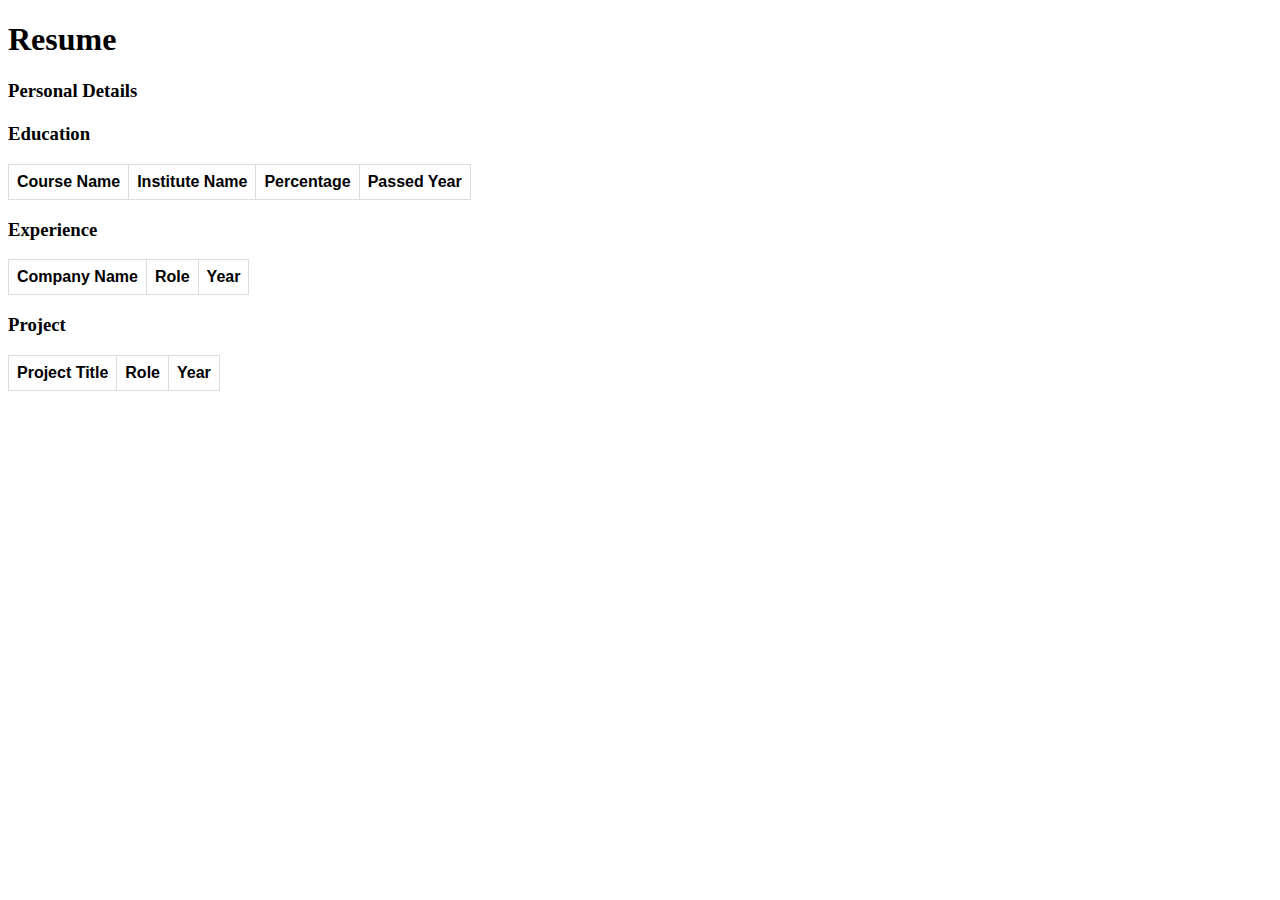
<file: viewPage.html>
<!DOCTYPE html>
<html lang="en">
<head>
    <meta charset="UTF-8">
    <meta name="viewport" content="width=device-width, initial-scale=1.0">
    <title>OutPut</title>
    <script src="resume.js" type="text/javascript"></script>
    <style>
        table {
          font-family: arial, sans-serif;
          border-collapse: collapse;
          /* width: 100%; */
        }
        
        td, th {
          border: 1px solid #dddddd;
          text-align: left;
          padding: 8px;
        }
        
        </style>
</head>
<body>
    <h1>Resume</h1>

    <h4 id="lists"></h4>
    <h4 id="age"></h4>
    <h4 id="email"></h4>
    <h4 id="contact"></h4>
    <h4 id="declaration"></h4>
    <h4 id="skills"></h4>
    <h4 id="language"></h4>
    <h4 id="hobbies"></h4>
    <h3>Personal Details</h3>
    <h4 id="f_name"></h4>
    <h4 id="m_name"></h4>
    <h3>Education</h3>
    <table border=1>
        <thead>
            <th>Course Name</th>
            <th>Institute Name</th>
            <th>Percentage</th>
            <th>Passed Year</th>
        </thead>
        <tbody id="table">

        </tbody>
    </table>

    <h3>Experience</h3>
    <table border="1">
        <thead>
            <th>Company Name</th>
            <th>Role</th>
            <th>Year</th>
        </thead>
        <tbody id="experience">

        </tbody>
    </table>

    <h3>Project</h3>
    <table border="1">
        <thead>
            <th>Project Title</th>
            <th>Role</th>
            <th>Year</th>
        </thead>
        <tbody id="project">

        </tbody>
    </table>
    

    
</body>

<script>
    view()
</script>
</html>
</file>
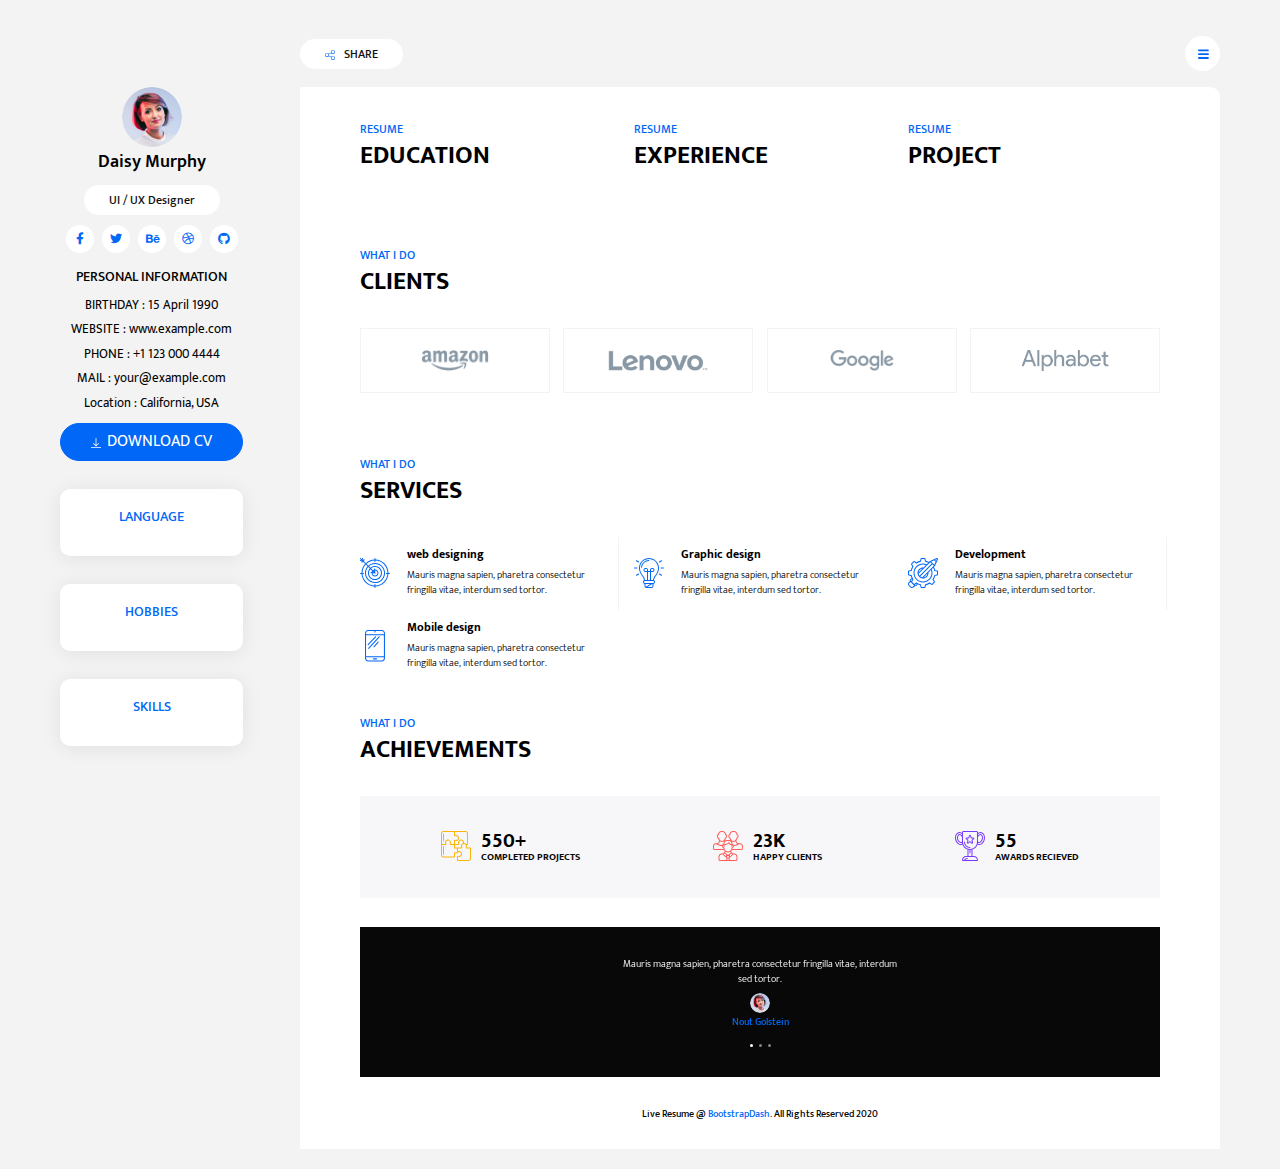
<file: template_1/resume.html>
<!DOCTYPE html>
<html lang="en">

<head>
    <meta charset="UTF-8">
    <meta name="viewport" content="width=device-width, initial-scale=1.0">
    <meta http-equiv="X-UA-Compatible" content="ie=edge">
    <title>Live Resume :: Resume</title>
    <link href="https://fonts.googleapis.com/css?family=Mukta:300,400,500,600,700&display=swap" rel="stylesheet">
    <link rel="stylesheet" href="assets/vendors/@fortawesome/fontawesome-free/css/all.min.css">
    <link rel="stylesheet" href="assets/css/live-resume.css">
</head>

<body>
    <header>
        <button class="btn btn-white btn-share ml-auto mr-3 ml-md-0 mr-md-auto"><img src="assets/images/share.svg" alt="share" class="btn-img">
            SHARE</button>
        <nav class="collapsible-nav" id="collapsible-navs">
        </nav>
        <button class="btn btn-menu-toggle btn-white rounded-circle" data-toggle="collapsible-nav"
            data-target="collapsible-nav"><img src="assets/images/hamburger.svg" alt="hamburger"></button>
    </header>
    <div class="content-wrapper">
        <aside>
            <div class="profile-img-wrapper">
                <img src="assets/images/Profile.png" alt="profile">
            </div>
            <h1 class="profile-name" id="resume-name">Daisy Murphy</h1>
            <div class="text-center">
                <span class="badge badge-white badge-pill profile-designation" id="resume-title">UI / UX Designer</span>
            </div>
            <nav class="social-links">
                <a href="#!" class="social-link"><i class="fab fa-facebook-f"></i></a>
                <a href="#!" class="social-link"><i class="fab fa-twitter"></i></a>
                <a href="#!" class="social-link"><i class="fab fa-behance"></i></a>
                <a href="#!" class="social-link"><i class="fab fa-dribbble"></i></a>
                <a href="#!" class="social-link"><i class="fab fa-github"></i></a>
            </nav>
            <div class="widget">
                <h5 class="widget-title">personal information</h5>
                <div class="widget-content">
                    <p>BIRTHDAY : 15 April 1990</p>
                    <p>WEBSITE : www.example.com</p>
                    <p id="resume-contact">PHONE : +1 123 000 4444</p>
                    <p id="resume-mail">MAIL : your@example.com</p>
                    <p>Location : California, USA</p>
                    <button class="btn btn-download-cv btn-primary rounded-pill"> <img src="assets/images/download.svg" alt="download"
                        class="btn-img">DOWNLOAD CV </button>
                </div>
            </div>
            <div class="widget card">
                <div class="card-body">
                    <div class="widget-content">
                        <h5 class="widget-title card-title">Language</h5>
                        <div id="resume-language"></div>
                    </div>
                </div>
            </div>
            <div class="widget card">
                <div class="card-body">
                    <div class="widget-content">
                        <h5 class="widget-title card-title">Hobbies</h5>
                        <div id="resume-hobbies"></div>
                    </div>
                </div>
            </div>
            <div class="widget card">
                <div class="card-body">
                    <div class="widget-content">
                        <h5 class="widget-title card-title">Skills</h5>
                        <div id="resume-skills"></div>
                    </div>
                </div>
            </div>
        </aside>
        <main>
            <section class="resume-section">
                <div class="row">
                    <div class="col-lg-6">
                        <h6 class="section-subtitle">RESUME</h6>
                        <h2 class="section-title">EDUCATION</h2>
                        <ul class="time-line" id="resume-education">
                            <!-- <li class="time-line-item"> 
                                <span class="badge badge-primary">1998 - 2005</span>
                                <h6 class="time-line-item-title">Master In Computer Science</h6>
                                <p class="time-line-item-subtitle">MASTER, UNIVERSITY</p>
                                <p class="time-line-item-content">Mauris magna sapien, pharetra consectetur fringilla
                                    vitae, interdum sed tortor.</p>
                            </li>
                            <li class="time-line-item">
                                <span class="badge badge-primary">1995 - 1998</span>
                                <h6 class="time-line-item-title">Studied at Harvard University</h6>
                                <p class="time-line-item-subtitle">UNIVERSITY</p>
                                <p class="time-line-item-content">Mauris magna sapien, pharetra consectetur fringilla
                                    vitae, interdum sed tortor.
                                </p>
                            </li>
                            <li class="time-line-item">
                                <span class="badge badge-primary">1993 - 1995</span>
                                <h6 class="time-line-item-title">Studied at Oxford University</h6>
                                <p class="time-line-item-subtitle">UNIVERSITY</p>
                                <p class="time-line-item-content">Mauris magna sapien, pharetra consectetur fringilla
                                    vitae, interdum sed tortor.
                                </p>
                            </li>-->
                        </ul>
                    </div>
                    <div class="col-lg-6">
                        <h6 class="section-subtitle">RESUME</h6>
                        <h2 class="section-title">Experience</h2>
                        <ul class="time-line" id="resume-experience">
                           
                        </ul>
                    </div>
                    <div class="col-lg-6">
                        <h6 class="section-subtitle">RESUME</h6>
                        <h2 class="section-title">Project</h2>
                        <ul class="time-line" id="resume-project">
                           
                        </ul>
                    </div>
                </div>
            </section>
            <section class="clients-section">
                <h6 class="section-subtitle">WHAT I DO</h6>
                <h2 class="section-title">CLIENTS</h2>
                <div class="client-logos-wrapper">
                    <div class="client-logo"><img src="assets/images/Clients_1.svg" alt="logo" class="w-100"></div>
                    <div class="client-logo"><img src="assets/images/Clients_2.svg" alt="logo" class="w-100"></div>
                    <div class="client-logo"><img src="assets/images/Clients_3.svg" alt="logo" class="w-100"></div>
                    <div class="client-logo"><img src="assets/images/Clients_4.svg" alt="logo" class="w-100"></div>
                </div>
            </section>
            <section class="services-section">
                <h6 class="section-subtitle">WHAT I DO</h6>
                <h2 class="section-title">SERVICES</h2>
                <div class="row">
                    <div class="media service-card col-lg-6">
                        <div class="service-icon">
                            <img src="assets/images/001-target.svg" alt="target">
                        </div>
                        <div class="media-body">
                            <h5 class="service-title">web designing</h5>
                            <p class="service-description">Mauris magna sapien, pharetra consectetur fringilla vitae, interdum sed
                                tortor.</p>
                        </div>
                    </div>
                    <div class="media service-card col-lg-6">
                        <div class="service-icon">
                            <img src="assets/images/003-idea.svg" alt="bulb">
                        </div>
                        <div class="media-body">
                            <h5 class="service-title">Graphic design</h5>
                            <p class="service-description">Mauris magna sapien, pharetra consectetur fringilla vitae, interdum sed
                                tortor.
                            </p>
                        </div>
                    </div>
                    <div class="media service-card col-lg-6">
                        <div class="service-icon">
                            <img src="assets/images/002-development.svg" alt="development">
                        </div>
                        <div class="media-body">
                            <h5 class="service-title">Development</h5>
                            <p class="service-description">Mauris magna sapien, pharetra consectetur fringilla vitae, interdum sed
                                tortor.
                            </p>
                        </div>
                    </div>
                    <div class="media service-card col-lg-6">
                        <div class="service-icon">
                            <img src="assets/images/004-smartphone.svg" alt="smartphone">
                        </div>
                        <div class="media-body">
                            <h5 class="service-title">Mobile design</h5>
                            <p class="service-description">Mauris magna sapien, pharetra consectetur fringilla vitae, interdum sed
                                tortor.
                            </p>
                        </div>
                    </div>
                </div>
            </section>
            <section class="achievements-section">
                <h6 class="section-subtitle">WHAT I DO</h6>
                <h2 class="section-title">ACHIEVEMENTS</h2>
                <div class="achievement-cards-wrapper">
                    <div class="media achievement-card">
                        <img src="assets/images/puzzle.svg" alt="puzzle" class="achievement-card-icon">
                        <div class="media-body">
                            <h4 class="achievement-card-title">550+</h4>
                            <p class="achievement-card-description">COMPLETED PROJECTS</p>
                        </div>
                    </div>
                    <div class="media achievement-card">
                        <img src="assets/images/team.svg" alt="puzzle" class="achievement-card-icon">
                        <div class="media-body">
                            <h4 class="achievement-card-title">23K</h4>
                            <p class="achievement-card-description">HAPPY CLIENTS</p>
                        </div>
                    </div>
                    <div class="media achievement-card">
                        <img src="assets/images/trophy.svg" alt="puzzle" class="achievement-card-icon">
                        <div class="media-body">
                            <h4 class="achievement-card-title">55</h4>
                            <p class="achievement-card-description">AWARDS RECIEVED</p>
                        </div>
                    </div>
                </div>
            </section>
            <section class="testimonial-section">
                <div id="testimonialCarousel" class="testimonial-carousel carousel slide" data-ride="carousel">
                    <div class="carousel-inner">
                        <div class="carousel-item active">
                            <p class="testimonial-content">Mauris magna sapien, pharetra consectetur fringilla vitae,
                                interdum sed tortor.</p>
                            <img src="assets/images/Profile.png" alt="profile" class="testimonial-img">
                            <p class="testimonial-name">Nout Golstein</p>
                        </div>
                        <div class="carousel-item">
                            <p class="testimonial-content">Mauris magna sapien, pharetra consectetur fringilla vitae,
                                interdum sed tortor.</p>
                            <img src="assets/images/Profile.png" alt="profile" class="testimonial-img">
                            <p class="testimonial-name">Nout Golstein</p>
                        </div>
                        <div class="carousel-item">
                            <p class="testimonial-content">Mauris magna sapien, pharetra consectetur fringilla vitae,
                                interdum sed tortor.</p>
                            <img src="assets/images/Profile.png" alt="profile" class="testimonial-img">
                            <p class="testimonial-name">Nout Golstein</p>
                        </div>
                    </div>
                    <ol class="carousel-indicators">
                        <li data-target="#testimonialCarousel" data-slide-to="0" class="active"></li>
                        <li data-target="#testimonialCarousel" data-slide-to="1"></li>
                        <li data-target="#testimonialCarousel" data-slide-to="2"></li>
                    </ol>
                </div>
            </section>

            <footer>Live Resume @ <a href="https://www.bootstrapdash.com" target="_blank" rel="noopener noreferrer">BootstrapDash</a>. All Rights Reserved 2020</footer>
        </main>
    </div>
    <script src="assets/vendors/jquery/dist/jquery.min.js"></script>
    <script src="assets/vendors/@popperjs/core/dist/umd/popper-base.min.js"></script>
    <script src="assets/vendors/bootstrap/dist/js/bootstrap.min.js"></script>
    <script src="assets/js/live-resume.js"></script>

    <script src="../template.js">
        resumePage()
        nav1()
    </script>
</body>

</html>
</file>
